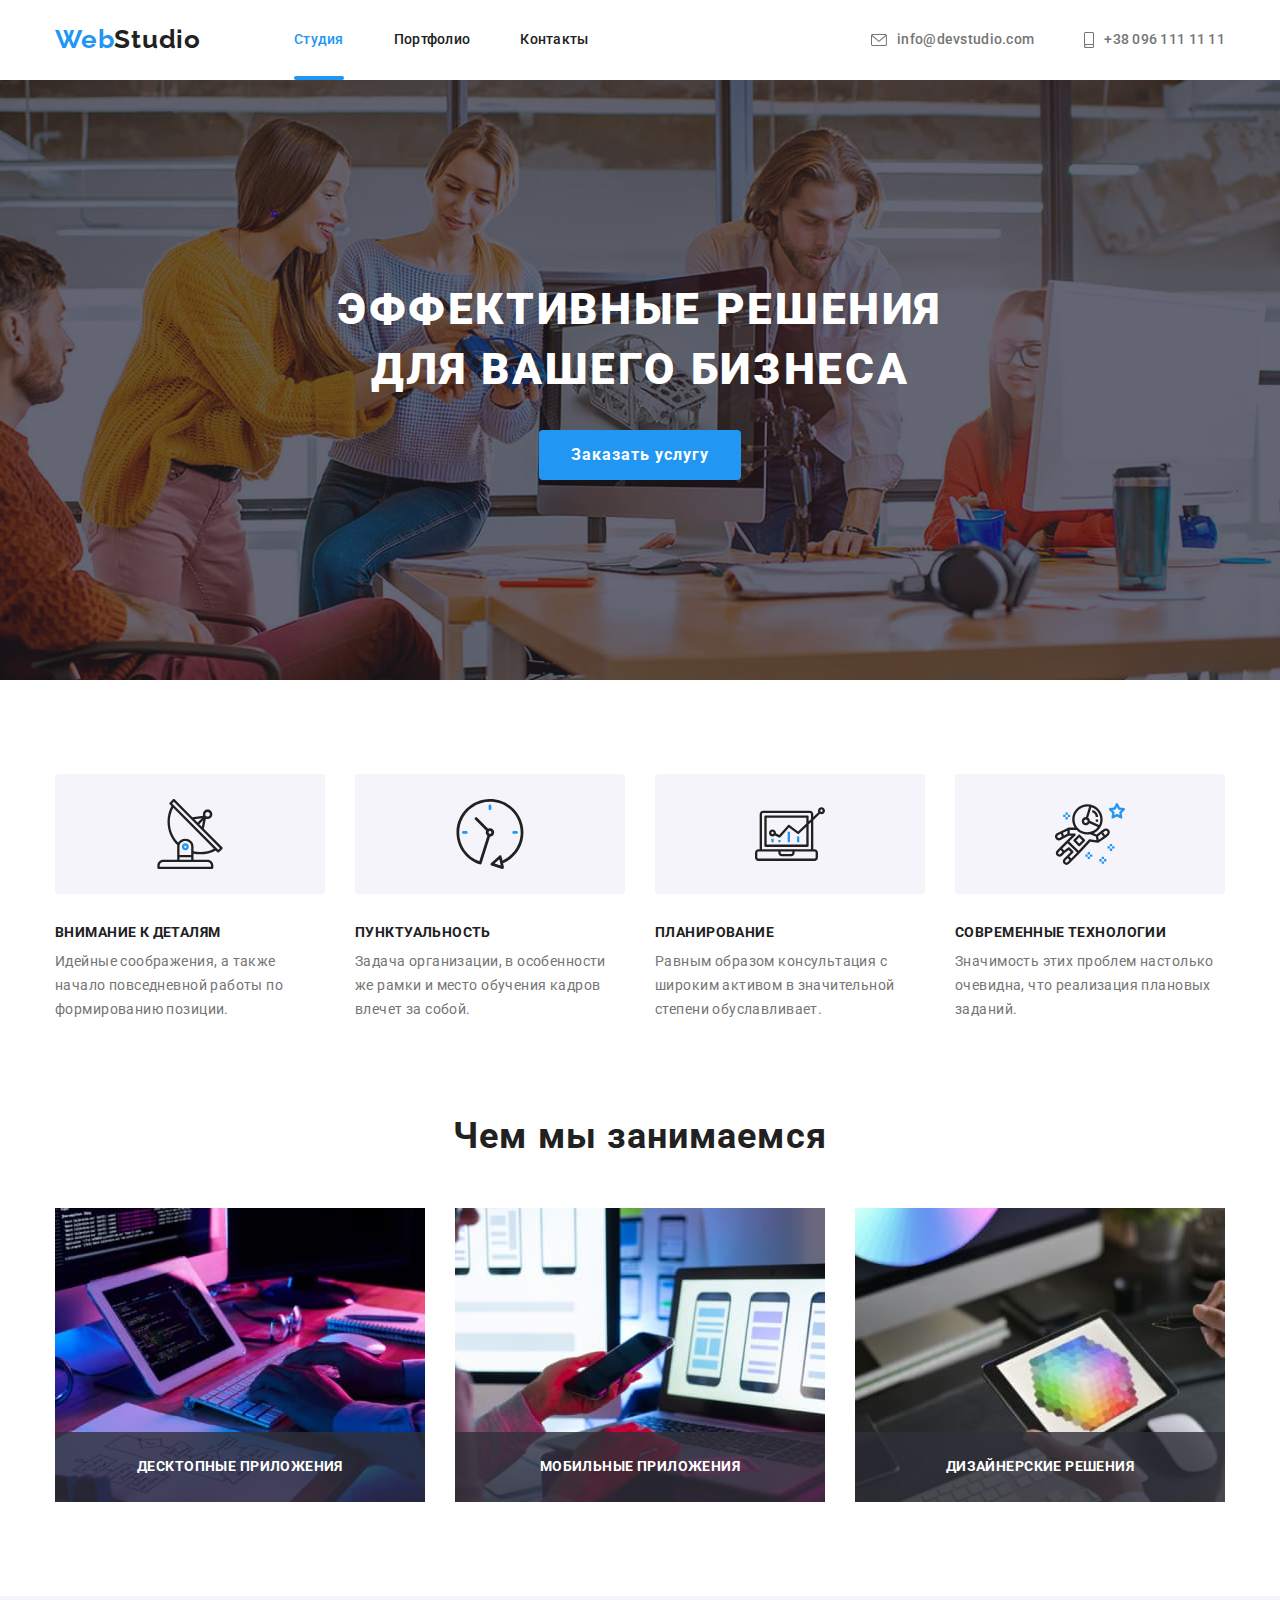
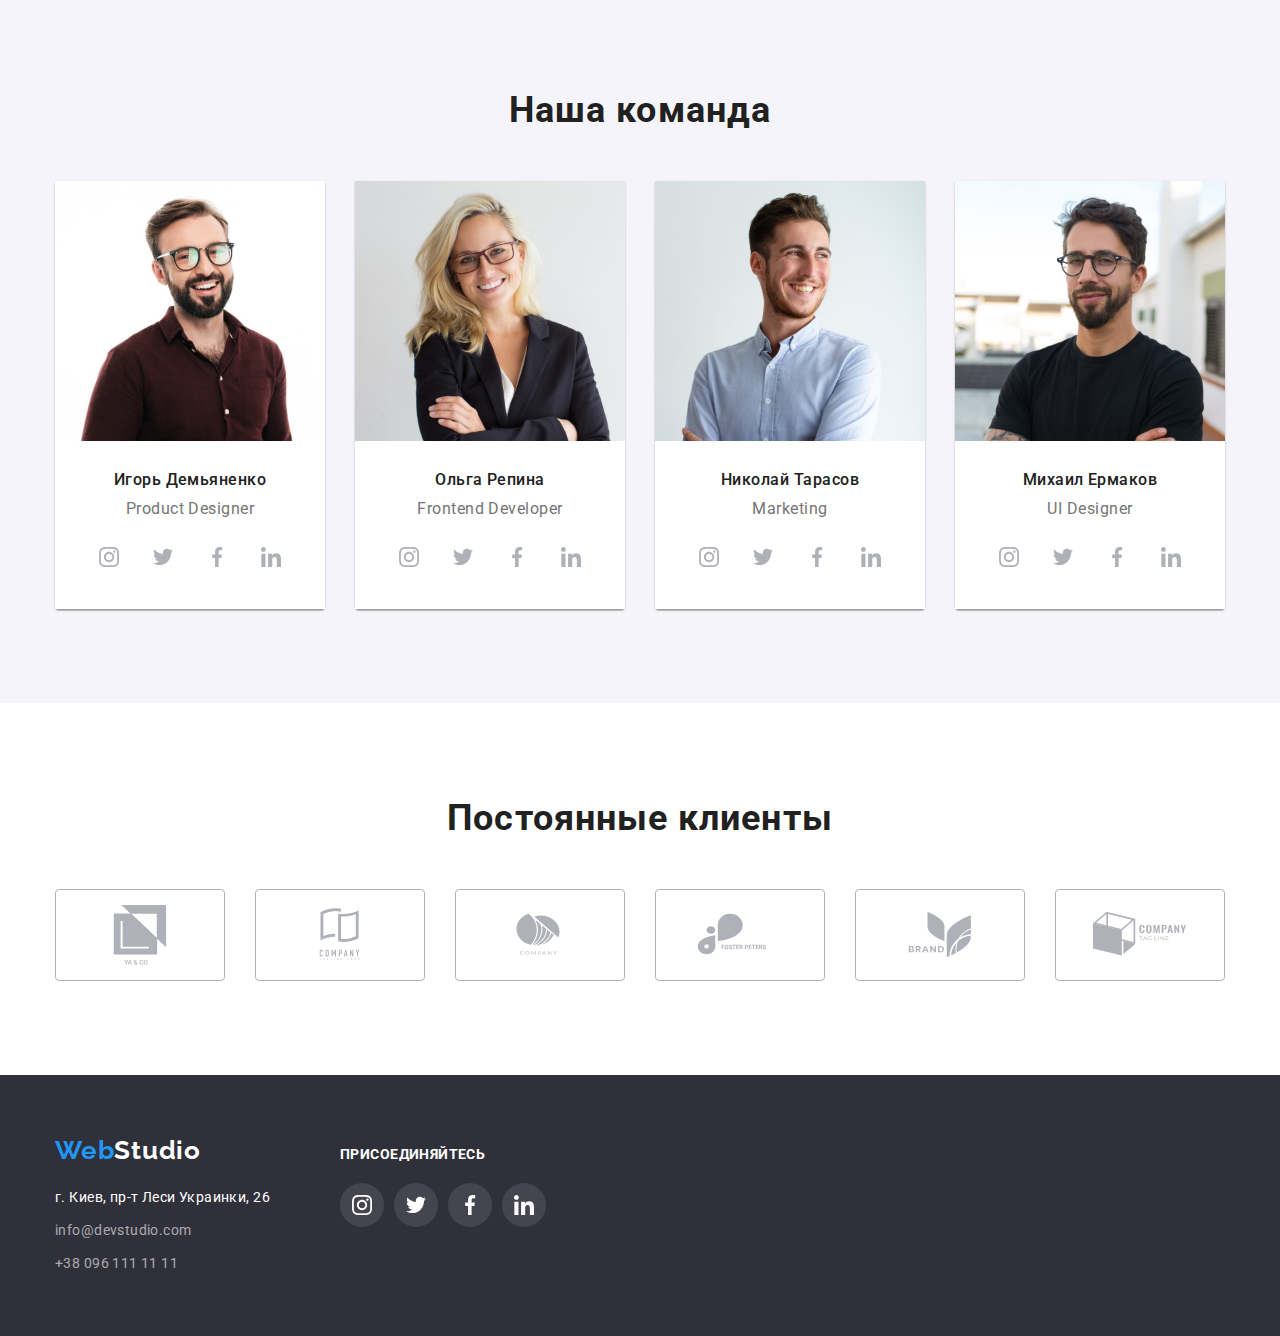
<file: index.html>
<!DOCTYPE html>
<html lang="ru">
  <head>
    <meta charset="UTF-8" />
    <meta http-equiv="X-UA-Compatible" content="IE=edge" />
    <meta name="viewport" content="width=device-width, initial-scale=1.0" />
    <title>WebStudio</title>
    <link
      href="https://fonts.googleapis.com/css2?family=Raleway:wght@700&family=Roboto:wght@400;500;700;900&display=swap"
      rel="stylesheet"
    />
    <link
      rel="stylesheet"
      href="https://cdnjs.cloudflare.com/ajax/libs/modern-normalize/1.1.0/modern-normalize.min.css"
    />
    <link rel="stylesheet" href="css/style.css" />
  </head>
  <body>
    <!--Header-->

    <header class="header-section">
      <div class="main-nav container">
        <nav class="navigation">
          <a href="./index.html" class="logo header">Web<span class="logo-dark">Studio</span> </a>
          <ul class="nav-menu">
            <li class="nav-menu-item">
              <a href="./index.html" class="nav-menu-link active"
                ><div class="underline"></div>
                Студия</a
              >
            </li>
            <li class="nav-menu-item">
              <a href="./portfolio.html" class="nav-menu-link">Портфолио</a>
            </li>
            <li class="nav-menu-item">
              <a href="/" class="nav-menu-link">Контакты</a>
            </li>
          </ul>
        </nav>
        <ul class="contact">
          <li class="contact-item">
            <a href="mailto:info@devstudio.com" class="contact-link"
              ><svg class="contact-icon" width="16" height="12">
                <use href="./images/icons.svg#icon-envelope"></use></svg
              >info@devstudio.com</a
            >
          </li>
          <li class="contact-item">
            <a href="tel:+380961111111" class="contact-link">
              <svg class="contact-icon" width="10" height="16">
                <use href="./images/icons.svg#icon-smartphone"></use></svg
              >+38 096 111 11 11</a
            >
          </li>
        </ul>
      </div>
    </header>

    <!--Main container-->

    <main>
      <!--Hero-->

      <section class="hero">
        <div class="container">
          <h1 class="title-service">
            Эффективные решения
            <br />
            для вашего бизнеса
          </h1>
          <button type="button" class="button-service" data-modal-open>Заказать услугу</button>
          <div data-modal class="hero-backdrop is-hidden">
            <div class="hero-modal">
              <button data-modal-close type="button" class="hero-button">
                <svg class="hero-svg">
                  <use href="./images/logo/sprite.svg#icon-close-black"></use>
                </svg>
              </button>
            </div>
          </div>
        </div>
      </section>

      <!--Features-->

      <section class="features">
        <div class="container">
          <h2 class="hidden">Наши преимущества</h2>
          <ul class="features-container list">
            <li class="features-item">
              <a class="features-a"
                ><svg class="features-icon" width="70" height="70">
                  <use href="./images/icons.svg#icon-antenna"></use></svg
              ></a>

              <h3 class="features-title">Внимание к деталям</h3>
              <p class="features-content">
                Идейные соображения, а также начало повседневной работы по формированию позиции.
              </p>
            </li>
            <li class="features-item">
              <a class="features-a"
                ><svg class="features-icon" width="70" height="70">
                  <use href="./images/icons.svg#icon-clock"></use></svg
              ></a>
              <h3 class="features-title">Пунктуальность</h3>
              <p class="features-content">
                Задача организации, в особенности же рамки и место обучения кадров влечет за собой.
              </p>
            </li>
            <li class="features-item">
              <a class="features-a"
                ><svg class="features-icon" width="70" height="70">
                  <use href="./images/icons.svg#icon-diagram"></use></svg
              ></a>
              <h3 class="features-title">Планирование</h3>
              <p class="features-content">
                Равным образом консультация с широким активом в значительной степени обуславливает.
              </p>
            </li>
            <li class="features-item">
              <a class="features-a"
                ><svg class="features-icon" width="70" height="70">
                  <use href="./images/icons.svg#icon-astronaut"></use></svg
              ></a>
              <h3 class="features-title">Современные технологии</h3>
              <p class="features-content">
                Значимость этих проблем настолько очевидна, что реализация плановых заданий.
              </p>
            </li>
          </ul>
        </div>
      </section>

      <!--Work-->

      <section class="work section">
        <div class="container">
          <h2 class="work-title">Чем мы занимаемся</h2>
          <ul class="work-list">
            <li class="work-item">
              <div class="work-position">
                <img
                  src="./images/img1.jpg"
                  class="work-img"
                  alt="декстопные приложения"
                  width="370"
                />
                <p class="work-text">Десктопные приложения</p>
              </div>
            </li>
            <li class="work-item">
              <div class="work-position">
                <img
                  src="./images/img2.jpg"
                  class="work-img"
                  alt="мобильные приложения"
                  width="370"
                />
                <p class="work-text">Мобильные приложения</p>
              </div>
            </li>
            <li class="work-item">
              <div class="work-position">
                <img
                  src="./images/img3.jpg"
                  class="work-img"
                  alt="дизайнерские решения"
                  width="370"
                />
                <p class="work-text">Дизайнерские решения</p>
              </div>
            </li>
          </ul>
        </div>
      </section>

      <!--Team-->

      <section class="team section">
        <div class="container">
          <h2 class="team-main">Наша команда</h2>
          <ul class="team-list">
            <li class="team-item">
              <img src="./images/foto1.jpg" alt="Игорь Демьяненко" width="270" />
              <div class="team-container">
                <h3 class="team-title">Игорь Демьяненко</h3>
                <p class="team-content">Product Designer</p>
                <ul class="social-list">
                  <li class="social-item">
                    <a
                      class="social-link link-team"
                      href="https://www.instagram.com/"
                      target="_blank"
                      rel="noopener noreferrer"
                      ><svg class="social-icon icon-team" width="20" height="20">
                        <use href="./images/icons.svg#icon-instagram"></use></svg
                    ></a>
                  </li>
                  <li class="social-item">
                    <a
                      class="social-link link-team"
                      href="https://twitter.com/"
                      target="_blank"
                      rel="noopener noreferrer"
                      ><svg class="social-icon icon-team" width="20" height="20">
                        <use href="./images/icons.svg#icon-twitter"></use></svg
                    ></a>
                  </li>
                  <li class="social-item">
                    <a
                      class="social-link link-team"
                      href="https://www.facebook.com/"
                      target="_blank"
                      rel="noopener noreferrer"
                      ><svg class="social-icon icon-team" width="20" height="20">
                        <use href="./images/icons.svg#icon-facebook"></use></svg
                    ></a>
                  </li>
                  <li class="social-item">
                    <a
                      class="social-link link-team"
                      href="https://www.linkedin.com/"
                      target="_blank"
                      rel="noopener noreferrer"
                      ><svg class="social-icon icon-team" width="20" height="20">
                        <use href="./images/icons.svg#icon-linkedin"></use></svg
                    ></a>
                  </li>
                </ul>
              </div>
            </li>
            <li class="team-item">
              <img src="./images/foto2.jpg" alt="Ольга Репина" width="270" />
              <div class="team-container">
                <h3 class="team-title">Ольга Репина</h3>
                <p class="team-content">Frontend Developer</p>
                <ul class="social-list">
                  <li class="social-item">
                    <a
                      class="social-link link-team"
                      href="https://www.instagram.com/"
                      target="_blank"
                      rel="noopener noreferrer"
                      ><svg class="social-icon icon-team" width="20" height="20">
                        <use href="./images/icons.svg#icon-instagram"></use></svg
                    ></a>
                  </li>
                  <li class="social-item">
                    <a
                      class="social-link link-team"
                      href="https://twitter.com/"
                      target="_blank"
                      rel="noopener noreferrer"
                      ><svg class="social-icon icon-team" width="20" height="20">
                        <use href="./images/icons.svg#icon-twitter"></use></svg
                    ></a>
                  </li>
                  <li class="social-item">
                    <a
                      class="social-link link-team"
                      href="https://www.facebook.com/"
                      target="_blank"
                      rel="noopener noreferrer"
                      ><svg class="social-icon icon-team" width="20" height="20">
                        <use href="./images/icons.svg#icon-facebook"></use></svg
                    ></a>
                  </li>
                  <li class="social-item">
                    <a
                      class="social-link link-team"
                      href="https://www.linkedin.com/"
                      target="_blank"
                      rel="noopener noreferrer"
                      ><svg class="social-icon icon-team" width="20" height="20">
                        <use href="./images/icons.svg#icon-linkedin"></use></svg
                    ></a>
                  </li>
                </ul>
              </div>
            </li>
            <li class="team-item">
              <img src="./images/foto3.jpg" alt="Николай Тарасов" width="270" />
              <div class="team-container">
                <h3 class="team-title">Николай Тарасов</h3>
                <p class="team-content">Marketing</p>
                <ul class="social-list">
                  <li class="social-item">
                    <a
                      class="social-link link-team"
                      href="https://www.instagram.com/"
                      target="_blank"
                      rel="noopener noreferrer"
                      ><svg class="social-icon icon-team" width="20" height="20">
                        <use href="./images/icons.svg#icon-instagram"></use></svg
                    ></a>
                  </li>
                  <li class="social-item">
                    <a
                      class="social-link link-team"
                      href="https://twitter.com/"
                      target="_blank"
                      rel="noopener noreferrer"
                      ><svg class="social-icon icon-team" width="20" height="20">
                        <use href="./images/icons.svg#icon-twitter"></use></svg
                    ></a>
                  </li>
                  <li class="social-item">
                    <a
                      class="social-link link-team"
                      href="https://www.facebook.com/"
                      target="_blank"
                      rel="noopener noreferrer"
                      ><svg class="social-icon icon-team" width="20" height="20">
                        <use href="./images/icons.svg#icon-facebook"></use></svg
                    ></a>
                  </li>
                  <li class="social-item">
                    <a
                      class="social-link link-team"
                      href="https://www.linkedin.com/"
                      target="_blank"
                      rel="noopener noreferrer"
                      ><svg class="social-icon icon-team" width="20" height="20">
                        <use href="./images/icons.svg#icon-linkedin"></use></svg
                    ></a>
                  </li>
                </ul>
              </div>
            </li>
            <li class="team-item">
              <img src="./images/foto4.jpg" alt="Михаил Ермаков" width="270" />
              <div class="team-container">
                <h3 class="team-title">Михаил Ермаков</h3>
                <p class="team-content">UI Designer</p>
                <ul class="social-list">
                  <li class="social-item">
                    <a
                      class="social-link link-team"
                      href="https://www.instagram.com/"
                      target="_blank"
                      rel="noopener noreferrer"
                      ><svg class="social-icon icon-team" width="20" height="20">
                        <use href="./images/icons.svg#icon-instagram"></use></svg
                    ></a>
                  </li>
                  <li class="social-item">
                    <a
                      class="social-link link-team"
                      href="https://twitter.com/"
                      target="_blank"
                      rel="noopener noreferrer"
                      ><svg class="social-icon icon-team" width="20" height="20">
                        <use href="./images/icons.svg#icon-twitter"></use></svg
                    ></a>
                  </li>
                  <li class="social-item">
                    <a
                      class="social-link link-team"
                      href="https://www.facebook.com/"
                      target="_blank"
                      rel="noopener noreferrer"
                      ><svg class="social-icon icon-team" width="20" height="20">
                        <use href="./images/icons.svg#icon-facebook"></use></svg
                    ></a>
                  </li>
                  <li class="social-item">
                    <a
                      class="social-link link-team"
                      href="https://www.linkedin.com/"
                      target="_blank"
                      rel="noopener noreferrer"
                      ><svg class="social-icon icon-team" width="20" height="20">
                        <use href="./images/icons.svg#icon-linkedin"></use></svg
                    ></a>
                  </li>
                </ul>
              </div>
            </li>
          </ul>
        </div>
      </section>

      <!-- Clients -->

      <section class="clients section">
        <div class="container">
          <h2 class="clients-title">Постоянные клиенты</h2>
          <ul class="clients-list">
            <li class="clients-item">
              <a href="./index.html" class="clents-link" target="_blank" rel="noopener noreferrer"
                ><svg class="clients-icon" width="106" height="60">
                  <use href="./images/icons.svg#icon-union"></use></svg
              ></a>
            </li>
            <li class="clients-item">
              <a href="./index.html" class="clents-link" target="_blank" rel="noopener noreferrer"
                ><svg class="clients-icon" width="106" height="60">
                  <use href="./images/icons.svg#icon-logocompany2"></use></svg
              ></a>
            </li>
            <li class="clients-item">
              <a href="./index.html" class="clents-link" target="_blank" rel="noopener noreferrer"
                ><svg class="clients-icon" width="106" height="60">
                  <use href="./images/icons.svg#icon-logocompany3"></use></svg
              ></a>
            </li>
            <li class="clients-item">
              <a href="./index.html" class="clents-link" target="_blank" rel="noopener noreferrer"
                ><svg class="clients-icon" width="106" height="60">
                  <use href="./images/icons.svg#icon-fosterpeters"></use></svg
              ></a>
            </li>
            <li class="clients-item">
              <a href="./index.html" class="clents-link" target="_blank" rel="noopener noreferrer"
                ><svg class="clients-icon" width="106" height="60">
                  <use href="./images/icons.svg#icon-brand"></use></svg
              ></a>
            </li>
            <li class="clients-item">
              <a href="./index.html" class="clents-link" target="_blank" rel="noopener noreferrer"
                ><svg class="clients-icon" width="106" height="60">
                  <use href="./images/icons.svg#icon-logocompany6"></use></svg
              ></a>
            </li>
          </ul>
        </div>
      </section>
    </main>

    <!--Footer-->

    <footer class="footer-section">
      <div class="container footer-div">
        <div class="footer-left">
          <a href="./index.html" class="logo foot">Web<span class="logo-light">Studio</span> </a>
          <address>
            <ul class="address-menu">
              <li class="address-item">
                <a
                  href="https://bit.ly/3O5jqAV"
                  class="address-link geo"
                  target="_blank"
                  rel="noopener noreferrer"
                >
                  г. Киев, пр-т Леси Украинки, 26
                </a>
              </li>
              <li class="address-item">
                <a href="mailto:info@devstudio.com" class="address-link">info@devstudio.com</a>
              </li>
              <li class="address-item">
                <a href="tel:+380961111111" class="address-link">+38 096 111 11 11</a>
              </li>
            </ul>
          </address>
        </div>
        <div class="footer-right">
          <h2 class="footer-social-title">присоединяйтесь</h2>
          <ul class="social-list">
            <li class="social-item">
              <a
                class="social-link link-footer"
                href="https://www.instagram.com/"
                target="_blank"
                rel="noopener noreferrer"
                ><svg class="social-icon icon-footer" width="20" height="20">
                  <use href="./images/icons.svg#icon-instagram"></use></svg
              ></a>
            </li>
            <li class="social-item">
              <a
                class="social-link link-footer"
                href="https://twitter.com/"
                target="_blank"
                rel="noopener noreferrer"
                ><svg class="social-icon icon-footer" width="20" height="20">
                  <use href="./images/icons.svg#icon-twitter"></use></svg
              ></a>
            </li>
            <li class="social-item">
              <a
                class="social-link link-footer"
                href="https://www.facebook.com/"
                target="_blank"
                rel="noopener noreferrer"
                ><svg class="social-icon icon-footer" width="20" height="20">
                  <use href="./images/icons.svg#icon-facebook"></use></svg
              ></a>
            </li>
            <li class="social-item">
              <a
                class="social-link link-footer"
                href="https://www.linkedin.com/"
                target="_blank"
                rel="noopener noreferrer"
                ><svg class="social-icon icon-footer" width="20" height="20">
                  <use href="./images/icons.svg#icon-linkedin"></use></svg
              ></a>
            </li>
          </ul>
        </div>
      </div>
    </footer>
    <script src="./js/modal.js"></script>
  </body>
</html>
</file>
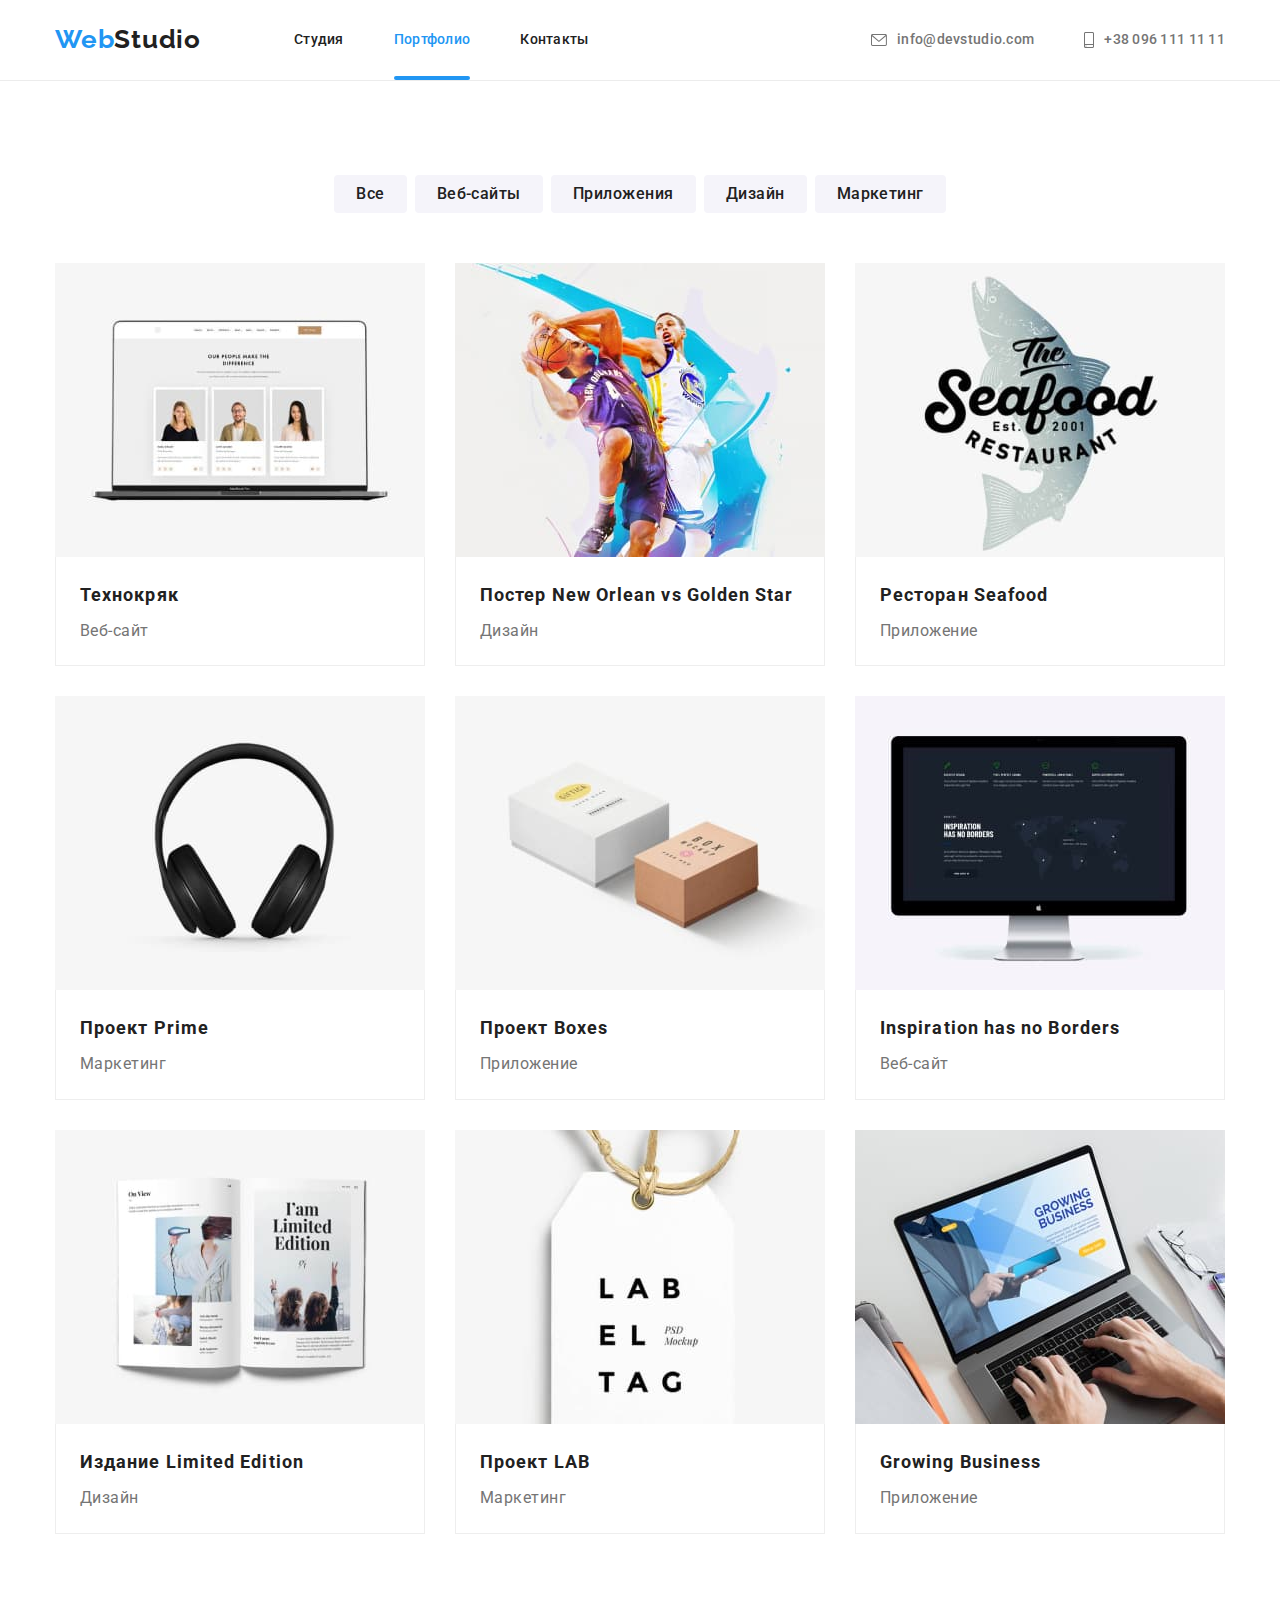
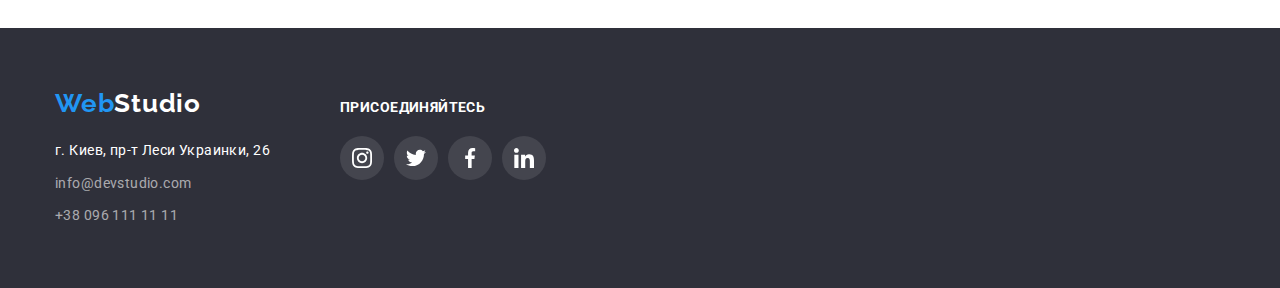
<file: portfolio.html>
<!DOCTYPE html>
<html lang="ru">
  <head>
    <meta charset="UTF-8" />
    <meta http-equiv="X-UA-Compatible" content="IE=edge" />
    <meta name="viewport" content="width=device-width, initial-scale=1.0" />
    <title>Portfolio</title>
    <link
      href="https://fonts.googleapis.com/css2?family=Raleway:wght@700&family=Roboto:wght@400;500;700;900&display=swap"
      rel="stylesheet"
    />
    <link
      rel="stylesheet"
      href="https://cdnjs.cloudflare.com/ajax/libs/modern-normalize/1.1.0/modern-normalize.min.css"
    />
    <link rel="stylesheet" href="css/style.css" />
  </head>
  <body>
    <!--Header-->

    <header class="header-section-1">
      <div class="main-nav container">
        <nav class="navigation">
          <a href="./index.html" class="logo header">Web<span class="logo-dark">Studio</span> </a>
          <ul class="nav-menu">
            <li class="nav-menu-item">
              <a href="./index.html" class="nav-menu-link">Студия</a>
            </li>
            <li class="nav-menu-item">
              <a href="./portfolio.html" class="nav-menu-link active"
                ><div class="underline"></div>
                Портфолио</a
              >
            </li>
            <li class="nav-menu-item">
              <a href="/" class="nav-menu-link">Контакты</a>
            </li>
          </ul>
        </nav>
        <ul class="contact">
          <li class="contact-item">
            <a href="mailto:info@devstudio.com" class="contact-link"
              ><svg class="contact-icon" width="16" height="12">
                <use href="./images/icons.svg#icon-envelope"></use></svg
              >info@devstudio.com</a
            >
          </li>
          <li class="contact-item">
            <a href="tel:+380961111111" class="contact-link">
              <svg class="contact-icon" width="10" height="16">
                <use href="./images/icons.svg#icon-smartphone"></use></svg
              >+38 096 111 11 11</a
            >
          </li>
        </ul>
      </div>
    </header>

    <!--Main container-->

    <main>
      <!--Portfolio menu-->

      <section class="section">
        <div class="container">
          <h1 class="hidden">Наши проекты</h1>
          <ul class="portfolio-menu">
            <li class="btn-item">
              <button class="portfolio-btn" type="button">Все</button>
            </li>
            <li class="btn-item">
              <button class="portfolio-btn" type="button">Веб-сайты</button>
            </li>
            <li class="btn-item">
              <button class="portfolio-btn" type="button">Приложения</button>
            </li>
            <li class="btn-item">
              <button class="portfolio-btn" type="button">Дизайн</button>
            </li>
            <li class="btn-item">
              <button class="portfolio-btn" type="button">Маркетинг</button>
            </li>
          </ul>

          <!--projects-->

          <ul class="projects-list">
            <li class="projects-item">
              <a class="projects-link" href="#">
                <div class="container-ovelay">
                  <img class src="./images/technocrack.jpg" alt="Технокрак" width="370" />
                  <p class="text-overlay">
                    Ресурс предлагает комплексные предложения с разным уровнем функционала и
                    сервисов. Все это позволит посетителю получить исчерпывающие сведения о компании
                    или частном лице.
                  </p>
                </div>
                <div class="projects-container">
                  <h2 class="projects-title">Технокряк</h2>
                  <p class="projects-content">Веб-сайт</p>
                </div></a
              >
            </li>
            <li class="projects-item">
              <a class="projects-link" href="#">
                <div class="container-ovelay">
                  <img class src="./images/posterbasketball.jpg" alt="Баскетбол" width="370" />
                  <p class="text-overlay">
                    Ресурс предлагает комплексные предложения с разным уровнем функционала и
                    сервисов. Все это позволит посетителю получить исчерпывающие сведения о компании
                    или частном лице.
                  </p>
                </div>
                <div class="projects-container">
                  <h2 class="projects-title">Постер New Orlean vs Golden Star</h2>
                  <p class="projects-content">Дизайн</p>
                </div></a
              >
            </li>
            <li class="projects-item">
              <a class="projects-link" href="#">
                <div class="container-ovelay">
                  <img class src="./images/seafood.jpg" alt="Ресторан морепродукты" width="370" />
                  <p class="text-overlay">
                    Ресурс предлагает комплексные предложения с разным уровнем функционала и
                    сервисов. Все это позволит посетителю получить исчерпывающие сведения о компании
                    или частном лице.
                  </p>
                </div>
                <div class="projects-container">
                  <h2 class="projects-title">Ресторан Seafood</h2>
                  <p class="projects-content">Приложение</p>
                </div></a
              >
            </li>
            <li class="projects-item">
              <a class="projects-link" href="#">
                <div class="container-ovelay">
                  <img class src="./images/prime.jpg" alt="Наушники" width="370" />
                  <p class="text-overlay">
                    Ресурс предлагает комплексные предложения с разным уровнем функционала и
                    сервисов. Все это позволит посетителю получить исчерпывающие сведения о компании
                    или частном лице.
                  </p>
                </div>
                <div class="projects-container">
                  <h2 class="projects-title">Проект Prime</h2>
                  <p class="projects-content">Маркетинг</p>
                </div></a
              >
            </li>
            <li class="projects-item">
              <a class="projects-link" href="#">
                <div class="container-ovelay">
                  <img class src="./images/boxes.jpg" alt="Коробки" width="370" />
                  <p class="text-overlay">
                    Ресурс предлагает комплексные предложения с разным уровнем функционала и
                    сервисов. Все это позволит посетителю получить исчерпывающие сведения о компании
                    или частном лице.
                  </p>
                </div>
                <div class="projects-container">
                  <h2 class="projects-title">Проект Boxes</h2>
                  <p class="projects-content">Приложение</p>
                </div></a
              >
            </li>
            <li class="projects-item">
              <a class="projects-link" href="#">
                <div class="container-ovelay">
                  <img
                    class
                    src="./images/inspirationnoboders.jpg"
                    alt="Вдохновение не имеет границ"
                    width="370"
                  />
                  <p class="text-overlay">
                    Ресурс предлагает комплексные предложения с разным уровнем функционала и
                    сервисов. Все это позволит посетителю получить исчерпывающие сведения о компании
                    или частном лице.
                  </p>
                </div>
                <div class="projects-container">
                  <h2 lang="en" class="projects-title">Inspiration has no Borders</h2>
                  <p class="projects-content">Веб-сайт</p>
                </div></a
              >
            </li>
            <li class="projects-item">
              <a class="projects-link" href="#">
                <div class="container-ovelay">
                  <img
                    class
                    src="./images/limitededition.jpg"
                    alt="Издание Limited edition"
                    width="370"
                  />
                  <p class="text-overlay">
                    Ресурс предлагает комплексные предложения с разным уровнем функционала и
                    сервисов. Все это позволит посетителю получить исчерпывающие сведения о компании
                    или частном лице.
                  </p>
                </div>
                <div class="projects-container">
                  <h2 class="projects-title">Издание Limited Edition</h2>
                  <p class="projects-content">Дизайн</p>
                </div></a
              >
            </li>
            <li class="projects-item">
              <a class="projects-link" href="#">
                <div class="container-ovelay">
                  <img class src="./images/projectlab.jpg" alt="Проект LAB" width="370" />
                  <p class="text-overlay">
                    Ресурс предлагает комплексные предложения с разным уровнем функционала и
                    сервисов. Все это позволит посетителю получить исчерпывающие сведения о компании
                    или частном лице.
                  </p>
                </div>
                <div class="projects-container">
                  <h2 class="projects-title">Проект LAB</h2>
                  <p class="projects-content">Маркетинг</p>
                </div></a
              >
            </li>
            <li class="projects-item">
              <a class="projects-link" href="#">
                <div class="container-ovelay">
                  <img class src="./images/growingbusines.jpg" alt="Растущий бизнес" width="370" />
                  <p class="text-overlay">
                    Ресурс предлагает комплексные предложения с разным уровнем функционала и
                    сервисов. Все это позволит посетителю получить исчерпывающие сведения о компании
                    или частном лице.
                  </p>
                </div>
                <div class="projects-container">
                  <h2 class="projects-title">Growing Business</h2>
                  <p class="projects-content">Приложение</p>
                </div></a
              >
            </li>
          </ul>
        </div>
      </section>
    </main>

    <!--Footer-->

    <footer class="footer-section">
      <div class="container footer-div">
        <div class="footer-left">
          <a href="./index.html" class="logo foot">Web<span class="logo-light">Studio</span> </a>
          <address>
            <ul class="address-menu">
              <li class="address-item">
                <a
                  href="https://bit.ly/3O5jqAV"
                  class="address-link geo"
                  target="_blank"
                  rel="noopener noreferrer"
                >
                  г. Киев, пр-т Леси Украинки, 26
                </a>
              </li>
              <li class="address-item">
                <a href="mailto:info@devstudio.com" class="address-link">info@devstudio.com</a>
              </li>
              <li class="address-item">
                <a href="tel:+380961111111" class="address-link">+38 096 111 11 11</a>
              </li>
            </ul>
          </address>
        </div>
        <div class="footer-right">
          <h2 class="footer-social-title">присоединяйтесь</h2>
          <ul class="social-list">
            <li class="social-item">
              <a
                class="social-link link-footer"
                href="https://www.instagram.com/"
                target="_blank"
                rel="noopener noreferrer"
                ><svg class="social-icon icon-footer" width="20" height="20">
                  <use href="./images/icons.svg#icon-instagram"></use></svg
              ></a>
            </li>
            <li class="social-item">
              <a
                class="social-link link-footer"
                href="https://twitter.com/"
                target="_blank"
                rel="noopener noreferrer"
                ><svg class="social-icon icon-footer" width="20" height="20">
                  <use href="./images/icons.svg#icon-twitter"></use></svg
              ></a>
            </li>
            <li class="social-item">
              <a
                class="social-link link-footer"
                href="https://www.facebook.com/"
                target="_blank"
                rel="noopener noreferrer"
                ><svg class="social-icon icon-footer" width="20" height="20">
                  <use href="./images/icons.svg#icon-facebook"></use></svg
              ></a>
            </li>
            <li class="social-item">
              <a
                class="social-link link-footer"
                href="https://www.linkedin.com/"
                target="_blank"
                rel="noopener noreferrer"
                ><svg class="social-icon icon-footer" width="20" height="20">
                  <use href="./images/icons.svg#icon-linkedin"></use></svg
              ></a>
            </li>
          </ul>
        </div>
      </div>
    </footer>
  </body>
</html>
</file>
<file: css/style.css>
/* General */

:root {
  --title-color: #212121;
  --main-color: #757575;
  --accent-color: #2196f3;
  --footer-color: rgba(255, 255, 255, 0.6);
  --white-text-color: #ffffff;
  --background-dark-color: #2f303a;
  --background-primary-color: #ffffff;
  --background-second-color: #f5f4fa;
  --btn-hover: #188ce8;
  --fill-icon-color: #afb1b8;
  --animation: 250ms cubic-bezier(0.4, 0, 0.2, 1);
  --background-color: #f5f4fa;
}
body {
  background-color: var(--background-primary-color);
  color: var(--main-color);
  font-family: 'Roboto', sans-serif;
}

ul {
  list-style: none;
  padding: 0;
  margin: 0;
}
h1,
h2,
h3,
p {
  margin: 0;
  padding: 0;
}
img {
  display: block;
  max-width: 100%;
  height: auto;
  z-index: -1;
}
a {
  text-decoration: none;
}
.container {
  width: 1200px;
  margin-left: auto;
  margin-right: auto;
  padding-left: 15px;
  padding-right: 15px;
}
.section {
  padding-top: 94px;
  padding-bottom: 94px;
}
.hidden {
  position: absolute;
  width: 1px;
  height: 1px;
  margin: -1px;
  border: 0;
  padding: 0;
  white-space: nowrap;
  clip-path: inset(100%);
  clip: rect(0 0 0 0);
  overflow: hidden;
}

/* Header */

.header-section-1 {
  border-bottom: 1px solid #ececec;
}
.main-nav {
  display: flex;
  align-items: center;
}
.navigation {
  display: flex;
  align-items: center;
}
.nav-menu {
  display: flex;
  align-items: center;
}
.contact {
  display: flex;
  align-items: center;
}

.logo {
  display: block;
  color: var(--accent-color);
  font-family: 'Raleway', sans-serif;
  font-weight: 700;
  font-size: 26px;
  line-height: 1.19;
  letter-spacing: 0.03em;
}
.logo.header {
  padding-top: 24px;
  padding-bottom: 25px;
  margin-right: 93px;
}
.logo-dark {
  color: var(--title-color);
}
.logo-light {
  color: var(--white-text-color);
}
.nav-menu-link {
  position: relative;
  color: var(--accent-color);
  cursor: pointer;
  line-height: 2;
  text-decoration: none;
}

.nav-menu-link::after {
  border-radius: 5px;
  position: absolute;
  display: block;
  bottom: 0;
  left: 0;
  width: 0;
  height: 4px;
  background-color: var(--accent-color);
  content: '';
  transition: width 0.25s ease-out;
}
.nav-menu-link::after .visible {
  width: 100%;
  background-color: var(--accent-color);
}

.underline {
  position: absolute;
  left: 0;
  bottom: 0;
  width: 100%;
  height: 4px;
  border-radius: 2px;
  background-color: var(--accent-color);
}
.nav-menu-link:hover:after,
:focus:after {
  width: 100%;
}
.nav-menu-item:not(:last-child) {
  margin-right: 50px;
}
.nav-menu-link {
  display: block;
  padding-top: 32px;
  padding-bottom: 32px;
  color: var(--title-color);
  font-weight: 500;
  font-size: 14px;
  line-height: 1.14;
  letter-spacing: 0.02em;
}
.nav-menu-link:hover,
.nav-menu-link:focus {
  color: var(--accent-color);
}

.nav-menu-item .active {
  color: var(--accent-color);
}

.contact {
  margin-left: auto;
}
.contact-item:not(:last-child) {
  margin-right: 50px;
}
.contact-link {
  display: flex;
  align-items: center;
  padding-top: 32px;
  padding-bottom: 32px;
  color: var(--main-color);
  font-weight: 500;
  font-size: 14px;
  line-height: 1.14;
  letter-spacing: 0.02em;
}
.contact-link:focus,
.contact-link:hover {
  transition: var(--animation);
  color: var(--accent-color);
}
.contact-icon {
  fill: var(--main-color);
  margin-right: 10px;
}
.contact-link:focus .contact-icon,
.contact-link:hover .contact-icon {
  fill: var(--accent-color);
}

/* Hero */

.hero {
  max-width: 1600px;
  height: 600px;
  margin-left: auto;
  margin-right: auto;
  padding-top: 200px;
  padding-bottom: 200px;

  background-color: var(--background-dark-color);
  background-image: linear-gradient(to right, rgba(47, 48, 58, 0.4), rgba(47, 48, 58, 0.4)),
    url('../images/backgroundimage.jpg');
  background-size: cover;
  background-position: center;
  background-repeat: no-repeat;

  color: var(--white-text-color);
  text-align: center;
}
.hero-backdrop {
  position: fixed;
  top: 0;
  left: 0;
  opacity: 1;
  transition: opacity var(--animation);

  width: 100%;
  height: 1024px;

  background: rgba(0, 0, 0, 0.2);
  z-index: 1;
}
.hero-backdrop.is-hidden {
  opacity: 0;
  transition: opacity 250ms var(--timing-function);
  pointer-events: none;
}
.hero-modal {
  position: absolute;
  top: 50%;
  left: 50%;
  padding: 40px;

  transform: translate(-50%, -50%);

  width: 528px;
  height: 581px;

  background: #ffffff;
  box-shadow: 0px 1px 3px rgba(0, 0, 0, 0.12), 0px 1px 1px rgba(0, 0, 0, 0.14),
    0px 2px 1px rgba(0, 0, 0, 0.2);
  border-radius: 4px;
}
.hero-button {
  position: absolute;
  width: 30px;
  height: 30px;
  top: 8px;
  right: 8px;
  border-radius: 50%;
  transition: background-color var(--animation);

  border: 1px solid rgba(0, 0, 0, 0.1);
}
.hero-button:hover,
.hero-button:focus {
  background-color: rgba(0, 0, 0, 0.2);
}
.hero-svg {
  width: 11px;
  height: 11px;
}

.title-service {
  margin-bottom: 30px;
  color: var(--white-text-color);
  font-weight: 900;
  font-size: 44px;
  line-height: 1.36;
  letter-spacing: 0.06em;
  text-transform: uppercase;
}
.button-service {
  font-family: inherit;
  padding: 10px 32px;
  background-color: var(--accent-color);
  color: var(--white-text-color);
  font-weight: 700;
  font-size: 16px;
  line-height: 1.87;
  letter-spacing: 0.06em;
  align-items: center;
  cursor: pointer;
  border: none;
  border-radius: 4px;
}
.button-service:hover,
.button-service:focus {
  transition: var(--animation);
  background-color: var(--btn-hover);
}

/* Features */

.features {
  padding-top: 94px;
  padding-bottom: 94px;
}
.features-container {
  display: flex;
  flex-wrap: wrap;
}
.features-a {
  width: 270px;
  height: 120px;
  justify-content: center;
  align-items: center;
  display: flex;
  margin-bottom: 30px;
  background: var(--background-second-color);
  border-radius: 4px;
}
.features-icon {
  width: 70px;
  height: 120px;
  border: 0;
  color: var(--title-color);
}
.features-icon:hover {
  transition: var(--animation);
  fill: var(--accent-color);
}
.features-item {
  width: 270px;
}
.features-item + .features-item {
  margin-left: 30px;
}
.features-title {
  margin-top: 0;
  margin-bottom: 10px;
  color: var(--title-color);

  font-weight: 700;
  font-size: 14px;
  line-height: 16px;
  letter-spacing: 0.03em;
  text-transform: uppercase;
}
.features-content {
  margin-top: 0;
  margin-bottom: 0;

  font-size: 14px;
  line-height: 1.71;
  letter-spacing: 0.03em;
}
/* Work */

.work.section {
  padding-top: 0;
}
.work-title {
  margin-bottom: 50px;
  text-align: center;
  color: var(--title-color);
  font-weight: 700;
  font-size: 36px;
  line-height: 1.16;
  letter-spacing: 0.03em;
}
.work-list {
  display: flex;
}
.work-item {
  width: calc((100% - 60px) / 3);
}
.work-item:not(:nth-child(3n)) {
  margin-right: 30px;
}
.work-position {
  position: relative;
}
.work-img {
  display: block;
  max-width: 370px;
  height: auto;
}
.work-text {
  position: absolute;
  display: flex;
  justify-content: center;
  align-items: center;

  width: 100%;
  height: 70px;
  margin: 0;
  bottom: 0;
  left: 0;

  font-weight: 700;
  font-size: 14px;
  line-height: 1.2;
  text-align: center;
  letter-spacing: 0.03em;
  text-transform: uppercase;

  background: rgba(47, 48, 58, 0.8);
  color: var(--white-text-color);
}
/* Team */

.team {
  background-color: var(--background-second-color);
}
.team-main {
  margin-bottom: 50px;
  font-weight: 700;
  font-size: 36px;
  line-height: 1.16;
  letter-spacing: 0.03em;
  color: var(--title-color);
  text-align: center;
}
.team-list {
  display: flex;
  flex-wrap: wrap;
}
.team-item {
  width: calc((100% - 90px) / 4);
  border-radius: 0px 0px 4px 4px;
  box-shadow: 0px 1px 3px rgba(0, 0, 0, 0.12), 0px 1px 1px rgba(0, 0, 0, 0.14),
    0px 2px 1px rgba(0, 0, 0, 0.2);
}
.team-item:not(:nth-child(4n)) {
  margin-right: 30px;
}
.team-container {
  padding-top: 30px;
  padding-bottom: 30px;
  text-align: center;
  background-color: var(--background-primary-color);
}

.team-title {
  margin-bottom: 10px;
  font-weight: 500;
  font-size: 16px;
  line-height: 1.18;
  letter-spacing: 0.03em;
  color: var(--title-color);
}
.team-content {
  font-size: 16px;
  line-height: 1.18;
  letter-spacing: 0.03em;
  margin-bottom: 16px;
}
.social-list {
  display: flex;
  flex-wrap: wrap;
  justify-content: center;
}
.social-item:not(:last-child) {
  margin-right: 10px;
}
.social-link {
  display: flex;
  align-items: center;
  justify-content: center;
  width: 44px;
  height: 44px;
}

.social-link:hover,
.social-link:focus {
  transition: var(--animation);
  background-color: var(--accent-color);
  border-radius: 50px;
}
.social-icon.icon-team {
  fill: var(--fill-icon-color);
}
.social-link:hover .social-icon,
.social-link:focus .social-icon {
  fill: var(--white-text-color);
}

/* Clients */

.clients {
  padding-top: 94px;
  padding-bottom: 94px;
}
.clients-title {
  margin-top: 0;
  margin-bottom: 50px;

  font-style: normal;
  font-weight: 700;
  font-size: 36px;
  line-height: 1.17;
  text-align: center;
  letter-spacing: 0.03em;

  color: var(--title-color);
}
.clients-list {
  display: flex;
  justify-items: center;
}
.clients-item + .clients-item {
  margin-left: 30px;
}
.clents-link {
  display: flex;
  justify-content: center;
  align-items: center;
  width: 170px;
  height: 92px;

  border: 1px solid var(--fill-icon-color);
  box-sizing: border-box;
  border-radius: 4px;
}
.clents-link:hover,
.clents-link:focus {
  transition: var(--animation);
  border: 1px solid var(--accent-color);
}
.clients-icon {
  width: 106px;
  max-height: 60px;

  fill: var(--fill-icon-color);
}
.clents-link:hover .clients-icon,
.clents-link:focus .clients-icon {
  fill: var(--accent-color);
}
/* Portfolio menu */
/* Filter menu */

.portfolio-menu {
  display: flex;
  flex-wrap: wrap;
  align-items: center;
  justify-content: center;
  margin-bottom: 50px;
}
.btn-item:not(:last-child) {
  margin-right: 8px;
}
.portfolio-btn {
  display: inline-block;
  padding: 6px 22px;
  font-family: inherit;
  font-weight: 500;
  font-size: 16px;
  line-height: 1.6;
  letter-spacing: 0.03em;
  color: var(--title-color);
  background-color: var(--background-second-color);
  cursor: pointer;
  border: none;
  border-radius: 4px;
}
.portfolio-btn:hover,
.portfolio-btn:focus {
  transition: var(--animation);
  background-color: var(--accent-color);
  border-radius: 4px;
  box-shadow: 0px 3px 1px rgba(0, 0, 0, 0.1), 0px 1px 2px rgba(0, 0, 0, 0.08),
    0px 2px 2px rgba(0, 0, 0, 0.12);
  color: var(--white-text-color);
}

/* Projects */

.projects-list {
  display: flex;
  flex-wrap: wrap;
}
.projects-item {
  width: calc((100% - 60px) / 3);
}
.projects-item:not(:nth-child(3n)) {
  margin-right: 30px;
}
.projects-item:not(:nth-last-child(-n + 3)) {
  margin-bottom: 30px;
}
.projects-title {
  margin-bottom: 4px;
  font-weight: 700;
  font-size: 18px;
  line-height: 2;
  letter-spacing: 0.06em;
  color: var(--title-color);
}
.projects-content {
  font-weight: 400;
  font-size: 16px;
  line-height: 1.8;
  letter-spacing: 0.03em;
  color: var(--main-color);
}
.projects-link {
  display: inline-block;
  text-decoration: none;
}
.projects-link:hover,
.projects-link:focus {
  background-color: var(--accent-color);
  border-radius: 4px;
  box-shadow: 0px 1px 1px rgba(0, 0, 0, 0.12), 0px 4px 4px rgba(0, 0, 0, 0.06),
    1px 4px 6px rgba(0, 0, 0, 0.16);
  transition: var(--animation);
}

.projects-container {
  padding: 20px 24px;
  background-color: var(--background-primary-color);
  border: 1px solid #eeeeee;
  border-top: none;
}

/* Footer */

.footer-section {
  padding-top: 60px;
  padding-bottom: 60px;
  background-color: var(--background-dark-color);
}
.logo.foot {
  margin-left: auto;
  margin-bottom: 20px;
}
.address-item:not(:last-child) {
  margin-bottom: 9px;
}
.address-link {
  display: block;
  color: var(--footer-color);
  font-style: normal;
  font-weight: 400;
  font-size: 14px;
  line-height: 1.7;
  letter-spacing: 0.03em;
}
.address-link.geo {
  color: var(--white-text-color);
}

.address-link:hover,
.address-link:focus {
  transition: var(--animation);
  color: var(--accent-color);
}
.footer-div {
  display: flex;
  flex-wrap: wrap;
  align-items: baseline;
}
.footer-right {
  margin-left: 70px;
}
.footer-social-title {
  margin-bottom: 20px;
  font-weight: 700;
  font-size: 14px;
  line-height: 1.14;
  letter-spacing: 0.03em;
  text-transform: uppercase;
  color: var(--white-text-color);
}

.icon-footer {
  fill: var(--white-text-color);
}
.link-footer {
  background-color: rgba(255, 255, 255, 0.1);
  border-radius: 50px;
}
.text-overlay {
  position: absolute;

  width: 100%;
  height: 295px;
  padding: 63px 24px;
  margin-top: 0;
  margin-bottom: 0;
  top: 0;
  left: 0;

  transform: translateY(100%);
  transition: transform var(--animation);

  font-weight: 400;
  font-size: 18px;
  line-height: 1.56;
  letter-spacing: 0.03em;

  color: var(--white-text-color);
  background: rgba(33, 150, 243, 0.9);
}

.projects-item:hover .text-overlay {
  transform: translateY(0);
}
.container-ovelay {
  position: relative;
  overflow: hidden;
}
</file>
